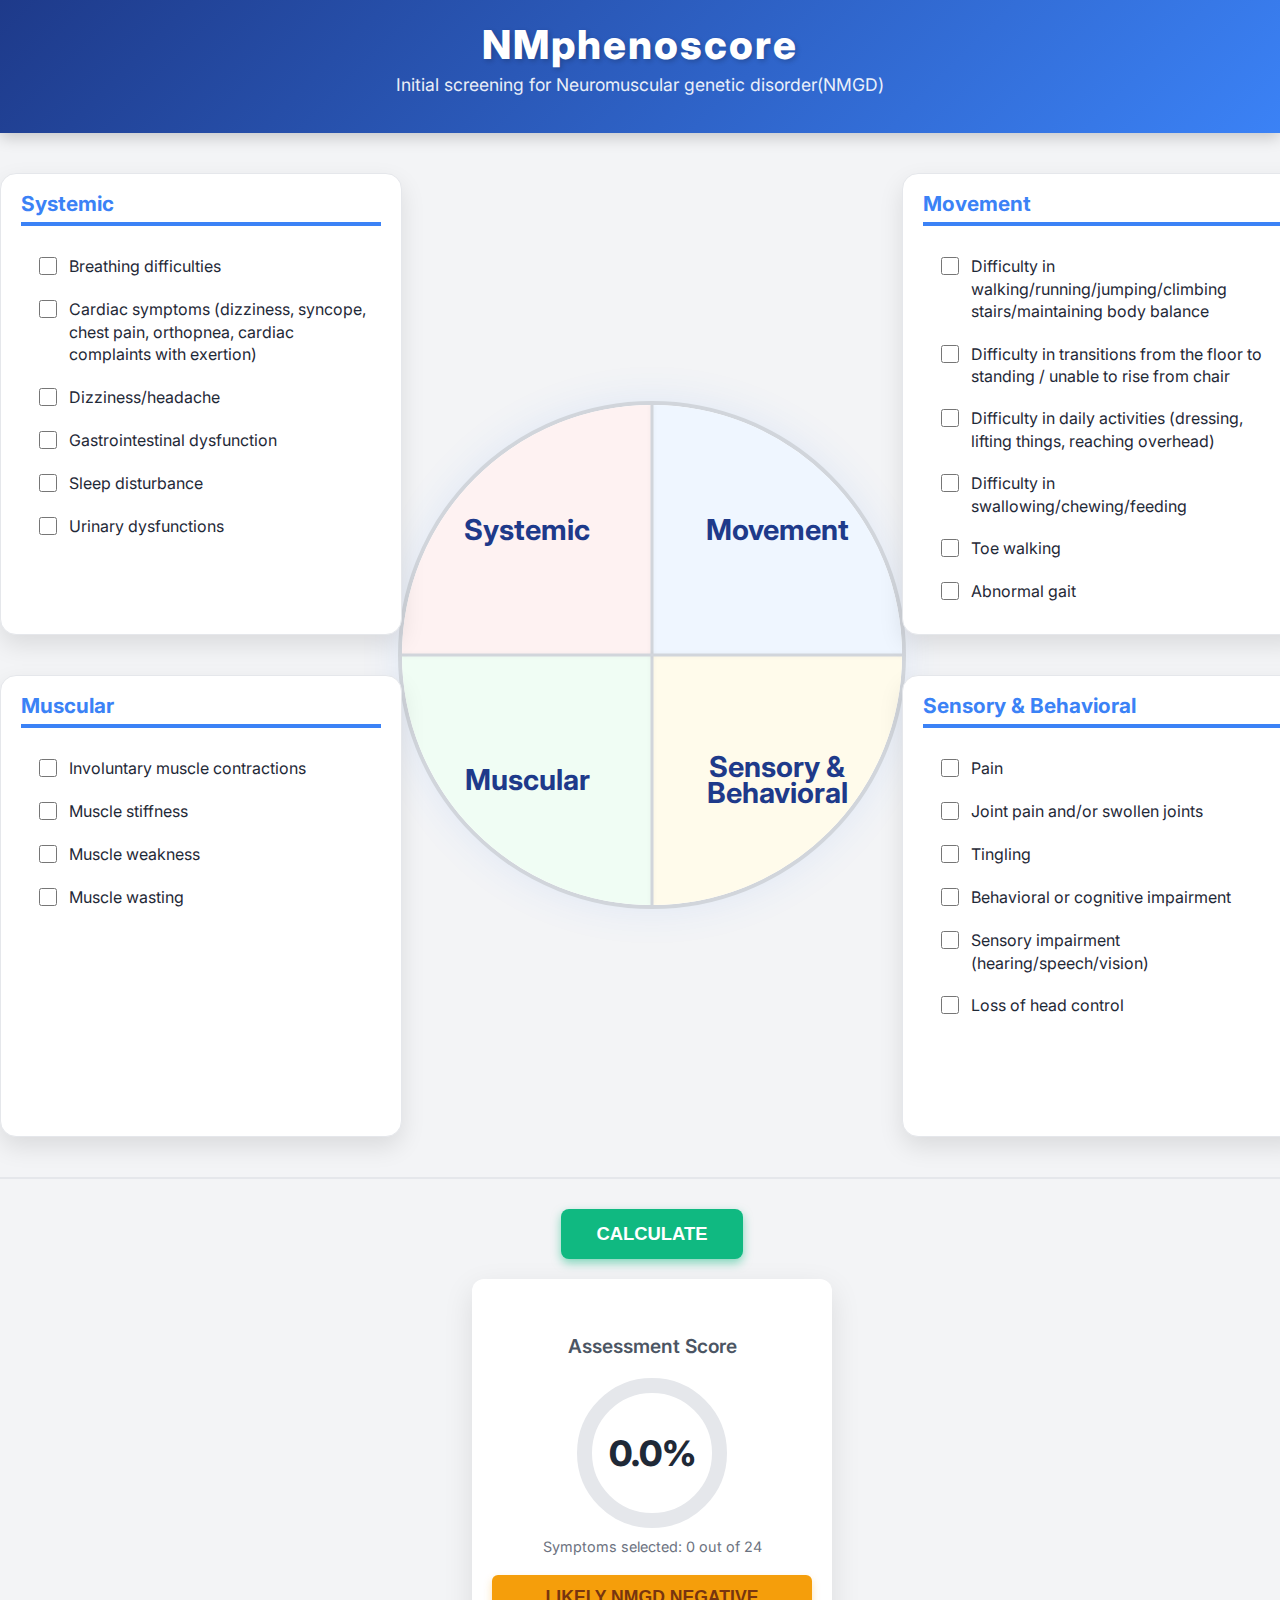
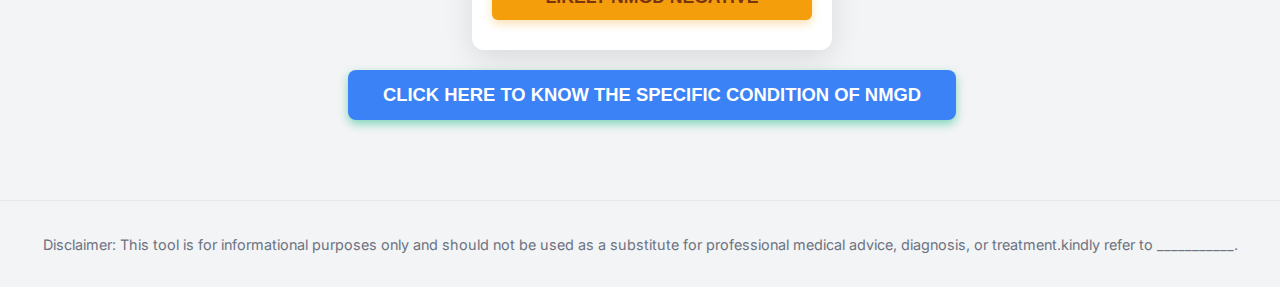
<file: index.html>
<!DOCTYPE html>
<html lang="en">
<head>
    <meta charset="UTF-8">
    <meta name="viewport" content="width=device-width, initial-scale=1.0">
    <title>NMphenoscore Calculator</title>
    <link href="https://fonts.googleapis.com/css2?family=Inter:wght@400;600;700;800&display=swap" rel="stylesheet">
    <style>
        /* General Styles */
        :root {
            --primary-blue: #3b82f6;
            --secondary-dark: #1e3a8a;
            --background-light: #f3f4f6;
            --card-shadow: 0 10px 25px rgba(0, 0, 0, 0.1);
            --border-color: #d1d5db;
            --success-green: #10b981;
            --warning-yellow: #f59e0b;
            /* Quadrant colors for consistent symptom highlighting */
            --color-systemic: #fca5a5;
            --color-movement: #93c5fd;
            --color-muscular: #86efac;
            --color-sensory: #fde68a;
        }

        body {
            font-family: 'Inter', sans-serif;
            display: flex;
            flex-direction: column;
            align-items: center;
            justify-content: flex-start;
            min-height: 100vh;
            margin: 0;
            background: var(--background-light);
            color: #1f2937;
        }
        
        #app-banner {
            width: 100%;
            background: linear-gradient(135deg, var(--secondary-dark), var(--primary-blue));
            color: white;
            padding: 20px 0;
            box-shadow: 0 4px 15px rgba(0, 0, 0, 0.2);
            text-align: center;
            margin-bottom: 40px;
        }

        #app-banner h1 {
            font-size: 2.5rem;
            font-weight: 800;
            margin: 0;
            letter-spacing: 0.05em;
            text-shadow: 2px 2px 5px rgba(0, 0, 0, 0.2);
        }

        #app-banner p {
            font-size: 1.1rem;
            margin-top: 5px;
            opacity: 0.9;
        }

        .main-container {
            width: 100%;
            max-width: 1400px;
            padding: 0 20px 40px 20px;
        }

        .main-layout {
            display: grid;
            grid-template-columns: 1fr 500px 1fr; 
            grid-template-rows: auto auto auto;
            align-items: center;
            justify-items: center;
            gap: 20px 0;
            width: 100%;
        }

        /* FIXED SIZE SYMPTOM BOXES */
        .symptom-box {
            background-color: #ffffff;
            padding: 20px;
            border-radius: 16px;
            box-shadow: var(--card-shadow);
            width: 360px;
            height: 420px;
            text-align: left;
            border: 1px solid #e5e7eb;
            z-index: 2;
            display: flex;
            flex-direction: column;
            overflow: hidden;
        }
        
        .symptom-box h3 {
            margin: 0 0 15px 0;
            font-size: 1.3em;
            font-weight: 700;
            color: var(--primary-blue);
            border-bottom: 4px solid var(--primary-blue);
            padding-bottom: 8px;
            line-height: 1;
            flex-shrink: 0;
        }
        
        .symptom-list-container {
            flex: 1;
            overflow-y: auto;
            padding-right: 5px;
        }
        
        .symptom-list {
            list-style: none;
            padding: 0;
            margin: 0;
        }

        .symptom-list li {
            margin: 8px 0;
            display: flex;
            align-items: flex-start;
            font-size: 1em;
            line-height: 1.4;
            padding: 6px 10px;
            border-radius: 8px;
            transition: all 0.2s;
            cursor: pointer;
            border-left: 4px solid transparent;
        }
        
        .symptom-list li:hover {
            background-color: #f9fafb;
        }

        .symptom-list input[type="checkbox"] {
            margin-top: 2px;
            margin-right: 12px;
            flex-shrink: 0;
            width: 18px;
            height: 18px;
            accent-color: var(--primary-blue);
            cursor: pointer;
        }
        
        .symptom-list li label {
            flex-grow: 1;
            cursor: pointer;
        }

        /* QUADRANT-CONSISTENT COLORING FOR SELECTED SYMPTOMS */
        .symptom-list li.symptom-selected.systemic {
            background-color: rgba(252, 165, 165, 0.3);
            border-left-color: var(--color-systemic);
            color: #991b1b;
            font-weight: 600;
        }

        .symptom-list li.symptom-selected.movement {
            background-color: rgba(147, 197, 253, 0.3);
            border-left-color: var(--color-movement);
            color: var(--secondary-dark);
            font-weight: 600;
        }

        .symptom-list li.symptom-selected.muscular {
            background-color: rgba(134, 239, 172, 0.3);
            border-left-color: var(--color-muscular);
            color: #065f46;
            font-weight: 600;
        }

        .symptom-list li.symptom-selected.sensory {
            background-color: rgba(253, 230, 138, 0.3);
            border-left-color: var(--color-sensory);
            color: #92400e;
            font-weight: 600;
        }

        /* Scrollbar styling */
        .symptom-list-container::-webkit-scrollbar {
            width: 6px;
        }

        .symptom-list-container::-webkit-scrollbar-track {
            background: #f1f1f1;
            border-radius: 3px;
        }

        .symptom-list-container::-webkit-scrollbar-thumb {
            background: var(--primary-blue);
            border-radius: 3px;
        }

        .symptom-list-container::-webkit-scrollbar-thumb:hover {
            background: var(--secondary-dark);
        }

        /* Grid positioning for symptom boxes */
        .box-systemic { 
            grid-column: 1 / 2; 
            grid-row: 1 / 2; 
            justify-self: end; 
            align-self: end; 
        }
        
        .box-movement { 
            grid-column: 3 / 4; 
            grid-row: 1 / 2; 
            justify-self: start; 
            align-self: end; 
        }
        
        .box-muscular { 
            grid-column: 1 / 2; 
            grid-row: 3 / 4; 
            justify-self: end; 
            align-self: start; 
        }
        
        .box-sensory { 
            grid-column: 3 / 4; 
            grid-row: 3 / 4; 
            justify-self: start; 
            align-self: start; 
        }

        /* Updated Chart Container & Quadrant Styles */
        .chart-container {
            grid-column: 2 / 3;
            grid-row: 1 / 4;
            position: relative;
            width: 500px;
            height: 500px;
            border-radius: 50%;
            background-color: #ffffff;
            box-shadow: 0 0 40px rgba(59, 130, 246, 0.1);
            border: 4px solid var(--border-color);
            transition: border-color 0.5s ease-in-out;
            display: grid;
            grid-template-columns: 1fr 1fr;
            grid-template-rows: 1fr 1fr;
            z-index: 1;
            overflow: hidden;
        }

        /* Specific quadrant positioning with absolute centering */
        .q-systemic {
            grid-column: 1;
            grid-row: 1;
            background-color: #fef2f2;
            position: relative;
        }

        .q-movement {
            grid-column: 2;
            grid-row: 1;
            background-color: #eff6ff;
            position: relative;
        }

        .q-muscular {
            grid-column: 1;
            grid-row: 2;
            background-color: #f0fdf4;
            position: relative;
        }

        .q-sensory {
            grid-column: 2;
            grid-row: 2;
            background-color: #fffbeb;
            position: relative;
        }

        /* Updated quadrant label styling with increased font size and absolute centering */
        .quadrant-label {
            position: absolute;
            top: 50%;
            left: 50%;
            transform: translate(-50%, -50%);
            z-index: 3;
            font-size: 1.8em; /* Increased font size for emphasis */
            font-weight: 700;
            color: var(--secondary-dark);
            text-align: center;
            line-height: 1.2;
            padding: 5px; /* Minimal padding to avoid overflow */
            white-space: normal; /* Allow text to wrap naturally */
        }

        /* Sensory label specific styling for the line break */
        .q-sensory .quadrant-label {
            line-height: 0.9; /* Adjusted for multi-line text */
        }

        /* Ensure the circular divider stays on top */
        .circular-divider {
            position: absolute;
            top: 0;
            left: 0;
            width: 100%;
            height: 100%;
            pointer-events: none;
            z-index: 4;
        }

        .circular-divider::before,
        .circular-divider::after {
            content: '';
            position: absolute;
            background-color: var(--border-color);
            box-shadow: 0 0 5px rgba(0, 0, 0, 0.05);
        }

        .circular-divider::before {
            width: 3px;
            height: 100%;
            top: 0;
            left: 50%;
            transform: translateX(-50%);
            z-index: 5;
        }

        .circular-divider::after {
            width: 100%;
            height: 3px;
            top: 50%;
            left: 0;
            transform: translateY(-50%);
            z-index: 5;
        }

        /* Controls */
        .controls {
            grid-column: 1 / 4;
            grid-row: 4 / 5;
            display: flex;
            flex-direction: column;
            align-items: center;
            gap: 20px;
            width: 100%;
            padding-top: 30px;
            margin-top: 20px;
            border-top: 2px solid #e5e7eb;
        }
        
        .action-button {
            padding: 14px 35px;
            background-color: var(--success-green);
            color: white;
            border: none;
            border-radius: 8px;
            font-size: 1.15em;
            font-weight: 700;
            cursor: pointer;
            box-shadow: 0 4px 10px rgba(16, 185, 129, 0.5);
            transition: background-color 0.3s, transform 0.1s, box-shadow 0.3s;
            text-transform: uppercase;
        }

        .action-button:hover {
            background-color: #059669;
            box-shadow: 0 6px 15px rgba(16, 185, 129, 0.7);
        }

        .action-button:active {
            transform: translateY(1px);
        }

        .result-display-card {
            width: 100%;
            max-width: 320px;
            padding: 30px 20px;
            border-radius: 12px;
            background-color: #ffffff;
            text-align: center;
            box-shadow: 0 10px 30px rgba(0, 0, 0, 0.1);
        }
        
        .result-display-card h4 {
            font-size: 1.2em;
            font-weight: 600;
            color: #4b5563;
            margin-bottom: 20px;
        }

        .score-gauge-container {
            position: relative;
            width: 150px;
            height: 150px;
            margin: 0 auto 20px auto;
        }

        .score-ring {
            fill: none;
            stroke-width: 12;
            transform: rotate(-90deg);
            transform-origin: 50% 50%;
            transition: stroke-dashoffset 0.8s ease-in-out;
        }

        .score-ring.bg { stroke: #e5e7eb; }
        .score-ring.progress { stroke-linecap: round; }

        .score-text {
            position: absolute;
            top: 50%;
            left: 50%;
            transform: translate(-50%, -50%);
            font-size: 2.2rem;
            font-weight: 800;
            color: #1f2937;
        }
        
        .score-detail {
            font-size: 0.9em;
            color: #6b7280;
            margin-top: -10px;
            margin-bottom: 20px;
        }

        #nmgd-status-button {
            display: block;
            width: 100%;
            padding: 12px 0;
            border-radius: 6px;
            font-size: 1.1em;
            font-weight: 700;
            border: none;
            cursor: default;
            transition: all 0.3s;
            text-transform: uppercase;
        }

        .status-positive {
            background-color: var(--success-green);
            color: white;
            box-shadow: 0 4px 8px rgba(16, 185, 129, 0.3);
        }

        .status-negative {
            background-color: var(--warning-yellow);
            color: #78350f;
            box-shadow: 0 4px 8px rgba(245, 158, 11, 0.3);
        }

        /* Mobile Responsiveness */
        @media (max-width: 1100px) {
            .main-layout {
                grid-template-columns: 1fr;
                gap: 25px 0;
            }
            
            .symptom-box {
                width: 95%;
                max-width: 360px;
                height: 420px;
                margin: 0 auto;
            }
            
            .box-systemic { grid-row: 1; grid-column: 1; }
            .box-movement { grid-row: 2; grid-column: 1; }
            .chart-container { 
                grid-row: 3; 
                grid-column: 1; 
                width: 300px;
                height: 300px;
            }
            .box-muscular { grid-row: 4; grid-column: 1; } 
            .box-sensory { grid-row: 5; grid-column: 1; } 
            
            .controls { grid-row: 6; grid-column: 1; }
            
            #app-banner h1 { font-size: 1.8rem; }
        }

        /* Disclaimer Styling */
        .disclaimer {
            width: 100%;
            max-width: 1400px;
            padding: 20px;
            margin-top: 40px;
            font-size: 0.9em;
            color: #6b7280;
            text-align: center;
            border-top: 1px solid #e5e7eb;
        }
    </style>
</head>
<body>
    <div id="app-banner">
        <h1>NMphenoscore</h1>
        <p>Initial screening for Neuromuscular genetic disorder(NMGD)</p>
    </div>

    <div class="main-container">
        <div class="main-layout">
            <!-- Systemic Box -->
            <div class="symptom-box box-systemic">
                <h3>Systemic</h3>
                <div class="symptom-list-container">
                    <ul class="symptom-list">
                        <li class="systemic"><input type="checkbox" data-score="1" data-category="systemic" id="s1"><label for="s1">Breathing difficulties</label></li>
                        <li class="systemic"><input type="checkbox" data-score="1" data-category="systemic" id="s2"><label for="s2">Cardiac symptoms (dizziness, syncope, chest pain, orthopnea, cardiac complaints with exertion)</label></li>
                        <li class="systemic"><input type="checkbox" data-score="1" data-category="systemic" id="s3"><label for="s3">Dizziness/headache</label></li>
                        <li class="systemic"><input type="checkbox" data-score="1" data-category="systemic" id="s4"><label for="s4">Gastrointestinal dysfunction</label></li>
                        <li class="systemic"><input type="checkbox" data-score="1" data-category="systemic" id="s5"><label for="s5">Sleep disturbance</label></li>
                        <li class="systemic"><input type="checkbox" data-score="1" data-category="systemic" id="s6"><label for="s6">Urinary dysfunctions</label></li>
                    </ul>
                </div>
            </div>
            
            <!-- Movement Box -->
            <div class="symptom-box box-movement">
                <h3>Movement</h3>
                <div class="symptom-list-container">
                    <ul class="symptom-list">
                        <li class="movement"><input type="checkbox" data-score="1" data-category="movement" id="m1"><label for="m1">Difficulty in walking/running/jumping/climbing stairs/maintaining body balance</label></li>
                        <li class="movement"><input type="checkbox" data-score="1" data-category="movement" id="m2"><label for="m2">Difficulty in transitions from the floor to standing / unable to rise from chair</label></li>
                        <li class="movement"><input type="checkbox" data-score="1" data-category="movement" id="m3"><label for="m3">Difficulty in daily activities (dressing, lifting things, reaching overhead)</label></li>
                        <li class="movement"><input type="checkbox" data-score="1" data-category="movement" id="m4"><label for="m4">Difficulty in swallowing/chewing/feeding</label></li>
                        <li class="movement"><input type="checkbox" data-score="1" data-category="movement" id="m5"><label for="m5">Toe walking</label></li>
                        <li class="movement"><input type="checkbox" data-score="1" data-category="movement" id="m6"><label for="m6">Abnormal gait</label></li>
                        <li class="movement"><input type="checkbox" data-score="1" data-category="movement" id="m7"><label for="m7">Non-ambulatory</label></li>
                        <li class="movement"><input type="checkbox" data-score="1" data-category="movement" id="m8"><label for="m8">Frequent falls</label></li>
                    </ul>
                </div>
            </div>
            
            <!-- Updated Chart Container with perfect centering -->
            <div class="chart-container" id="chart-container">
                <div class="q-systemic"><div class="quadrant-label">Systemic</div></div>
                <div class="q-movement"><div class="quadrant-label">Movement</div></div>
                <div class="q-muscular"><div class="quadrant-label">Muscular</div></div>
                <div class="q-sensory"><div class="quadrant-label">Sensory &<br>Behavioral</div></div>
                <div class="circular-divider"></div>
            </div>
            
            <!-- Muscular Box -->
            <div class="symptom-box box-muscular">
                <h3>Muscular</h3>
                <div class="symptom-list-container">
                    <ul class="symptom-list">
                        <li class="muscular"><input type="checkbox" data-score="1" data-category="muscular" id="mu1"><label for="mu1">Involuntary muscle contractions</label></li>
                        <li class="muscular"><input type="checkbox" data-score="1" data-category="muscular" id="mu2"><label for="mu2">Muscle stiffness</label></li>
                        <li class="muscular"><input type="checkbox" data-score="1" data-category="muscular" id="mu3"><label for="mu3">Muscle weakness</label></li>
                        <li class="muscular"><input type="checkbox" data-score="1" data-category="muscular" id="mu4"><label for="mu4">Muscle wasting</label></li>
                    </ul>
                </div>
            </div>
            
            <!-- Sensory Box -->
            <div class="symptom-box box-sensory">
                <h3>Sensory & Behavioral</h3>
                <div class="symptom-list-container">
                    <ul class="symptom-list">
                        <li class="sensory"><input type="checkbox" data-score="1" data-category="sensory" id="sb1"><label for="sb1">Pain</label></li>
                        <li class="sensory"><input type="checkbox" data-score="1" data-category="sensory" id="sb2"><label for="sb2">Joint pain and/or swollen joints</label></li>
                        <li class="sensory"><input type="checkbox" data-score="1" data-category="sensory" id="sb3"><label for="sb3">Tingling</label></li>
                        <li class="sensory"><input type="checkbox" data-score="1" data-category="sensory" id="sb4"><label for="sb4">Behavioral or cognitive impairment</label></li>
                        <li class="sensory"><input type="checkbox" data-score="1" data-category="sensory" id="sb5"><label for="sb5">Sensory impairment (hearing/speech/vision)</label></li>
                        <li class="sensory"><input type="checkbox" data-score="1" data-category="sensory" id="sb6"><label for="sb6">Loss of head control</label></li>
                    </ul>
                </div>
            </div>
            
            <!-- Controls -->
            <div class="controls">
                <button id="calculate-button" class="action-button">CALCULATE</button>
                
                <div id="result-card" class="result-display-card">
                    <h4>Assessment Score</h4>
                    <div class="score-gauge-container">
                        <svg viewBox="0 0 120 120">
                            <circle class="score-ring bg" cx="60" cy="60" r="54"></circle>
                            <circle id="score-ring-progress" class="score-ring progress" cx="60" cy="60" r="54"></circle>
                        </svg>
                        <div id="score-text" class="score-text">0.0%</div>
                    </div>
                    <div id="score-detail" class="score-detail">Symptoms selected: 0 out of 24</div>
                    <button id="nmgd-status-button">Likely NMGD Negative</button>
                </div>
		<button id="go-to-step2-button" class="action-button" style="background-color: var(--primary-blue);">Click here to know the specific condition of NMGD
                </button>
            </div>
        </div>
    </div>

    <div class="disclaimer">
        <p>Disclaimer: This tool is for informational purposes only and should not be used as a substitute for professional medical advice, diagnosis, or treatment.kindly refer to  ___________.</p>
    </div>

    <script>
        document.addEventListener('DOMContentLoaded', () => {
            const calculateButton = document.getElementById('calculate-button');
            const statusButton = document.getElementById('nmgd-status-button');
            const scoreText = document.getElementById('score-text');
            const scoreDetail = document.getElementById('score-detail');
            const progressRing = document.getElementById('score-ring-progress');
            const chartContainer = document.getElementById('chart-container');
            
            const RADIUS = 54;
            const CIRCUMFERENCE = 2 * Math.PI * RADIUS;
            progressRing.style.strokeDasharray = CIRCUMFERENCE;

            const checkboxes = document.querySelectorAll('input[type="checkbox"][data-score="1"]');
            const TOTAL_SYMPTOMS = checkboxes.length;
            const THRESHOLD_PERCENTAGE = 30;

            const updateScore = () => {
                let totalScore = 0;
                
                checkboxes.forEach(checkbox => {
                    const listItem = checkbox.closest('li');
                    
                    if (checkbox.checked) {
                        totalScore += 1;
                        if (listItem) {
                            listItem.classList.add('symptom-selected');
                            const category = checkbox.dataset.category;
                            listItem.classList.add(category);
                        }
                    } else {
                        if (listItem) {
                            listItem.classList.remove('symptom-selected', 'systemic', 'movement', 'muscular', 'sensory');
                        }
                    }
                });

                const percentageScore = (totalScore / TOTAL_SYMPTOMS) * 100;
                const roundedPercentage = percentageScore.toFixed(1);
                const isPositive = percentageScore >= THRESHOLD_PERCENTAGE;

                const offset = CIRCUMFERENCE * (1 - percentageScore / 100);
                progressRing.style.strokeDashoffset = offset;
                
                let progressColor;
                if (percentageScore === 0) {
                    progressColor = '#e5e7eb';
                } else if (isPositive) {
                    progressColor = 'var(--success-green)';
                } else {
                    progressColor = 'var(--warning-yellow)';
                }
                progressRing.style.stroke = progressColor;

                scoreText.textContent = `${roundedPercentage}%`;
                scoreDetail.textContent = `Symptoms selected: ${totalScore} out of ${TOTAL_SYMPTOMS}`;
                
                const statusText = isPositive ? "Likely NMGD Positive" : "Likely NMGD Negative";
                statusButton.textContent = statusText;
                
                statusButton.classList.remove('status-positive', 'status-negative');
                statusButton.classList.add(isPositive ? 'status-positive' : 'status-negative');

                chartContainer.style.borderColor = isPositive ? 'var(--success-green)' : 'var(--warning-yellow)';
            };

            checkboxes.forEach(checkbox => {
                const listItem = checkbox.closest('li');
                if (listItem) {
                    listItem.addEventListener('click', (event) => {
                        if (event.target !== checkbox && event.target.tagName !== 'LABEL') {
                            checkbox.checked = !checkbox.checked;
                        }
                    });
                }
            });
            
            calculateButton.addEventListener('click', updateScore);
            updateScore();
            chartContainer.style.borderColor = 'var(--border-color)';
        });
	document.getElementById('go-to-step2-button').addEventListener('click', () => {window.location.href = 'step2.html';});
    </script>
</body>

</html>
</file>
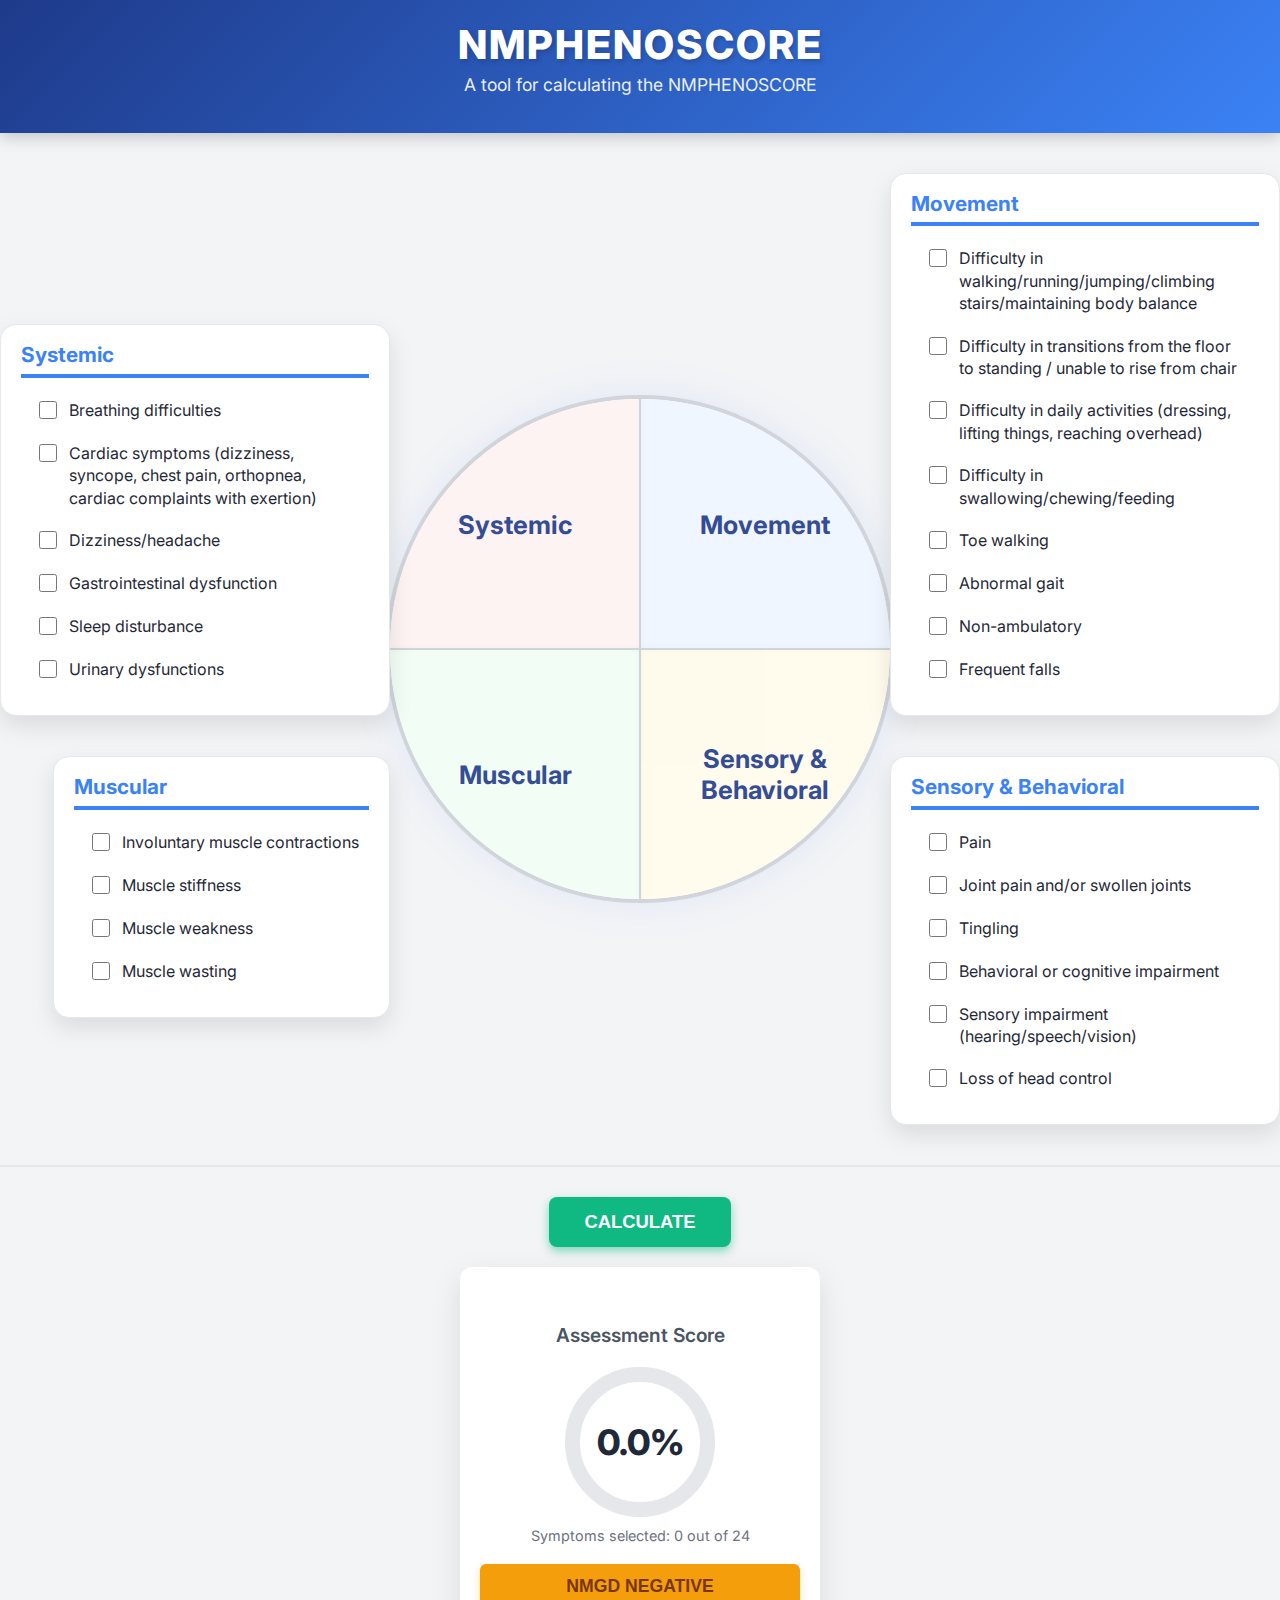
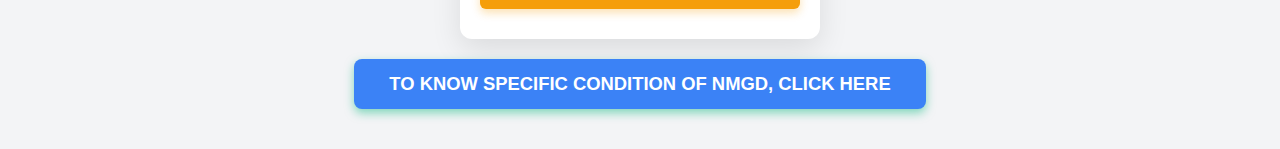
<file: index_1.html>
<!DOCTYPE html>
<html lang="en">
<head>
    <meta charset="UTF-8">
    <meta name="viewport" content="width=device-width, initial-scale=1.0">
    <title>NMPHENOSCORE Calculator</title>
    <link href="https://fonts.googleapis.com/css2?family=Inter:wght@400;600;700;800&display=swap" rel="stylesheet">
    <style>
        /* General Styles */
        :root {
            --primary-blue: #3b82f6; /* Tailwind Blue-500 */
            --secondary-dark: #1e3a8a; /* Tailwind Blue-900 */
            --background-light: #f3f4f6; /* Tailwind Gray-100 */
            --card-shadow: 0 10px 25px rgba(0, 0, 0, 0.1);
            --border-color: #d1d5db;
            --success-green: #10b981; /* Tailwind Green-500 */
            --warning-yellow: #f59e0b; /* Tailwind Amber-500 */
        }

        body {
            font-family: 'Inter', sans-serif;
            display: flex;
            flex-direction: column;
            align-items: center;
            justify-content: flex-start;
            min-height: 100vh;
            margin: 0;
            background: var(--background-light);
            color: #1f2937; /* Dark Gray */
        }
        
        /* --- NEW BANNER STYLES --- */
        #app-banner {
            width: 100%;
            background: linear-gradient(135deg, var(--secondary-dark), var(--primary-blue));
            color: white;
            padding: 20px 0;
            box-shadow: 0 4px 15px rgba(0, 0, 0, 0.2);
            text-align: center;
            margin-bottom: 40px;
        }

        #app-banner h1 {
            font-size: 2.5rem;
            font-weight: 800;
            margin: 0;
            letter-spacing: 0.05em;
            text-shadow: 2px 2px 5px rgba(0, 0, 0, 0.2);
        }

        #app-banner p {
            font-size: 1.1rem;
            margin-top: 5px;
            opacity: 0.9;
        }

        /* --- MAIN GRID LAYOUT (3x3 Centered Structure) --- */
        .main-container {
            width: 100%;
            max-width: 1400px;
            padding: 0 20px 40px 20px;
        }

        .main-layout {
            display: grid;
            /* 1fr for side boxes | auto for central chart | 1fr for side boxes */
            grid-template-columns: 1fr 500px 1fr; 
            grid-template-rows: auto auto auto; /* Top boxes, Chart row, Bottom boxes */
            align-items: center;
            justify-items: center;
            gap: 20px 0; /* Vertical gap 20px, no horizontal gap */
            width: 100%;
        }

        /* --- SYMPTOM LISTS (Box Positioning in the 3x3 grid) --- */
        .symptom-box {
            background-color: #ffffff;
            padding: 20px;
            border-radius: 16px;
            box-shadow: var(--card-shadow);
            max-width: 380px;
            min-width: 280px; /* Ensure boxes don't get too narrow */
            text-align: left;
            border: 1px solid #e5e7eb;
            z-index: 2;
            height: fit-content;
        }
        
        .symptom-box h3 {
            margin-top: 0;
            margin-bottom: 15px;
            font-size: 1.3em;
            font-weight: 700;
            color: var(--primary-blue);
            border-bottom: 4px solid var(--primary-blue);
            padding-bottom: 8px;
            line-height: 1;
        }
        
        .symptom-list {
            list-style: none;
            padding: 0;
            margin: 0;
        }

        /* CHECKBOX LAYOUT */
        .symptom-list li {
            margin: 8px 0;
            display: flex;
            align-items: flex-start;
            font-size: 1em;
            line-height: 1.4;
            padding: 6px 10px;
            border-radius: 8px;
            transition: background-color 0.2s, border-left 0.2s;
            cursor: pointer;
            border-left: 4px solid transparent; 
        }
        
        .symptom-list li:hover {
            background-color: #f9fafb; 
        }

        .symptom-list input[type="checkbox"] {
            margin-top: 2px; 
            margin-right: 12px;
            flex-shrink: 0; 
            width: 18px; 
            height: 18px; 
            accent-color: var(--primary-blue);
            cursor: pointer;
        }
        
        .symptom-list li label {
            flex-grow: 1;
            cursor: pointer;
        }

        /* Interactive Feedback for Selected Items */
        .symptom-list li.symptom-selected {
            background-color: #e0f2fe; 
            font-weight: 600;
            border-left: 4px solid var(--primary-blue);
            color: var(--secondary-dark);
        }
        
        /* New Positioning in the 3x3 Grid */
        /* Top Left - Systemic */
        .box-systemic { grid-column: 1 / 2; grid-row: 1 / 2; justify-self: end; align-self: end; }
        /* Top Right - Movement */
        .box-movement { grid-column: 3 / 4; grid-row: 1 / 2; justify-self: start; align-self: end; }
        /* Bottom Left - Muscular */
        .box-muscular { grid-column: 1 / 2; grid-row: 3 / 4; justify-self: end; align-self: start; }
        /* Bottom Right - Sensory & Behavioral */
        .box-sensory { grid-column: 3 / 4; grid-row: 3 / 4; justify-self: start; align-self: start; }


        /* --- CIRCLE CONTAINER & QUADRANTS --- */
        .chart-container {
            grid-column: 2 / 3;
            grid-row: 1 / 4; /* Span all rows to place it centrally */
            
            position: relative;
            width: 500px;
            height: 500px;
            border-radius: 50%;
            background-color: #ffffff;
            box-shadow: 0 0 40px rgba(59, 130, 246, 0.1);
            border: 4px solid var(--border-color); 
            transition: border-color 0.5s ease-in-out; 
            display: grid;
            grid-template-columns: 1fr 1fr;
            grid-template-rows: 1fr 1fr;
            z-index: 1; 
            overflow: hidden; 
        }
        
        /* Visual Divider for Circular Quadrants (Crosshair) */
        .circular-divider {
            position: absolute;
            top: 0;
            left: 0;
            width: 100%;
            height: 100%;
            pointer-events: none;
            z-index: 5;
        }
        
        .circular-divider::before,
        .circular-divider::after {
            content: '';
            position: absolute;
            background-color: var(--border-color); 
            box-shadow: 0 0 5px rgba(0, 0, 0, 0.05);
        }

        /* Vertical Line */
        .circular-divider::before {
            width: 2px;
            height: 100%;
            top: 0;
            left: 50%;
            transform: translateX(-50%);
        }

        /* Horizontal Line */
        .circular-divider::after {
            width: 100%;
            height: 2px;
            top: 50%;
            left: 0;
            transform: translateY(-50%);
        }

        .quadrant-label {
            display: flex;
            justify-content: center;
            align-items: center;
            font-size: 1.6em;
            font-weight: 700;
            color: var(--secondary-dark);
            text-align: center;
            padding: 10px;
            opacity: 0.9;
        }
        
        /* Quadrant Color Coding */
        .q-systemic { background-color: #fef2f2; } /* Top Left: Systemic */
        .q-movement { background-color: #eff6ff; } /* Top Right: Movement */
        .q-muscular { background-color: #f0fdf4; } /* Bottom Left: Muscular */
        .q-sensory { background-color: #fffbeb; } /* Bottom Right: Sensory */


        /* --- CONTROLS AND RESULTS --- */
        .controls {
            grid-column: 1 / 4; /* Spanning all three columns for full width */
            grid-row: 4 / 5;
            display: flex;
            flex-direction: column;
            align-items: center;
            gap: 20px;
            width: 100%;
            padding-top: 30px;
            margin-top: 20px; /* Separation from the main quadrants */
            border-top: 2px solid #e5e7eb;
        }
        
        /* Button Style */
        .action-button {
            padding: 14px 35px;
            background-color: var(--success-green);
            color: white;
            border: none;
            border-radius: 8px;
            font-size: 1.15em;
            font-weight: 700;
            cursor: pointer;
            box-shadow: 0 4px 10px rgba(16, 185, 129, 0.5); 
            transition: background-color 0.3s, transform 0.1s, box-shadow 0.3s;
            text-transform: uppercase;
        }

        .action-button:hover {
            background-color: #059669; 
            box-shadow: 0 6px 15px rgba(16, 185, 129, 0.7);
        }

        .action-button:active {
            transform: translateY(1px);
        }

        /* Result Card Container */
        .result-display-card {
            width: 100%;
            max-width: 320px;
            padding: 30px 20px;
            border-radius: 12px;
            background-color: #ffffff;
            text-align: center;
            box-shadow: 0 10px 30px rgba(0, 0, 0, 0.1);
        }
        
        .result-display-card h4 {
            font-size: 1.2em;
            font-weight: 600;
            color: #4b5563;
            margin-bottom: 20px;
        }

        /* --- SCORE GAUGE STYLES --- */
        .score-gauge-container {
            position: relative;
            width: 150px;
            height: 150px;
            margin: 0 auto 20px auto;
        }

        .score-ring {
            fill: none;
            stroke-width: 12;
            transform: rotate(-90deg);
            transform-origin: 50% 50%;
            transition: stroke-dashoffset 0.8s ease-in-out;
        }

        .score-ring.bg {
            stroke: #e5e7eb; 
        }
        
        .score-ring.progress {
            stroke-linecap: round;
        }

        .score-text {
            position: absolute;
            top: 50%;
            left: 50%;
            transform: translate(-50%, -50%);
            font-size: 2.2rem;
            font-weight: 800;
            color: #1f2937;
        }
        
        .score-detail {
            font-size: 0.9em;
            color: #6b7280;
            margin-top: -10px;
            margin-bottom: 20px;
        }

        /* NMGD Status Button Style */
        #nmgd-status-button {
            display: block;
            width: 100%;
            padding: 12px 0;
            border-radius: 6px;
            font-size: 1.1em;
            font-weight: 700;
            border: none;
            cursor: default;
            transition: all 0.3s;
            text-transform: uppercase;
        }

        .status-positive {
            background-color: var(--success-green); 
            color: white;
            box-shadow: 0 4px 8px rgba(16, 185, 129, 0.3);
        }

        .status-negative {
            background-color: var(--warning-yellow);
            color: #78350f; 
            box-shadow: 0 4px 8px rgba(245, 158, 11, 0.3);
        }
        
        /* Mobile Responsiveness */
        @media (max-width: 1100px) {
            .main-layout {
                grid-template-columns: 1fr;
                gap: 25px 0;
            }
            
            /* Stack elements for mobile */
            .box-systemic { grid-row: 1; grid-column: 1; justify-self: center; align-self: center;}
            .box-movement { grid-row: 2; grid-column: 1; justify-self: center; align-self: center;}
            .chart-container { 
                grid-row: 3; 
                grid-column: 1; 
                width: 300px;
                height: 300px;
            }
            .box-muscular { grid-row: 4; grid-column: 1; justify-self: center; align-self: center;} 
            .box-sensory { grid-row: 5; grid-column: 1; justify-self: center; align-self: center;} 
            
            .controls {
                grid-row: 6;
                grid-column: 1;
            }

            .symptom-box {
                max-width: 95%;
                min-width: unset;
            }
            
            #app-banner h1 {
                font-size: 1.8rem;
            }
        }
    </style>
</head>
<body>
    
    <!-- NEW BANNER SECTION -->
    <div id="app-banner">
        <h1>NMPHENOSCORE</h1>
        <p>A tool for calculating the NMPHENOSCORE</p>
    </div>

    <div class="main-container">

        <!-- The main layout uses a grid to position the lists around the central diagram -->
        <div class="main-layout">
            
            <!-- Symptom Box: Systemic (Top Left of the Circle) -->
            <div class="symptom-box box-systemic">
                <h3>Systemic</h3>
                <ul class="symptom-list">
                    <li><input type="checkbox" data-score="1" id="s1"><label for="s1">Breathing difficulties</label></li>
                    <li><input type="checkbox" data-score="1" id="s2"><label for="s2">Cardiac symptoms (dizziness, syncope, chest pain, orthopnea, cardiac complaints with exertion)</label></li>
                    <li><input type="checkbox" data-score="1" id="s3"><label for="s3">Dizziness/headache</label></li>
                    <li><input type="checkbox" data-score="1" id="s4"><label for="s4">Gastrointestinal dysfunction</label></li>
                    <li><input type="checkbox" data-score="1" id="s5"><label for="s5">Sleep disturbance</label></li>
                    <li><input type="checkbox" data-score="1" id="s6"><label for="s6">Urinary dysfunctions</label></li>
                </ul>
            </div>
            
            <!-- Symptom Box: Movement (Top Right of the Circle) -->
            <div class="symptom-box box-movement">
                <h3>Movement</h3>
                <ul class="symptom-list">
                    <li><input type="checkbox" data-score="1" id="m1"><label for="m1">Difficulty in walking/running/jumping/climbing stairs/maintaining body balance</label></li>
                    <li><input type="checkbox" data-score="1" id="m2"><label for="m2">Difficulty in transitions from the floor to standing / unable to rise from chair</label></li>
                    <li><input type="checkbox" data-score="1" id="m3"><label for="m3">Difficulty in daily activities (dressing, lifting things, reaching overhead)</label></li>
                    <li><input type="checkbox" data-score="1" id="m4"><label for="m4">Difficulty in swallowing/chewing/feeding</label></li>
                    <li><input type="checkbox" data-score="1" id="m5"><label for="m5">Toe walking</label></li>
                    <li><input type="checkbox" data-score="1" id="m6"><label for="m6">Abnormal gait</label></li>
                    <li><input type="checkbox" data-score="1" id="m7"><label for="m7">Non-ambulatory</label></li>
                    <li><input type="checkbox" data-score="1" id="m8"><label for="m8">Frequent falls</label></li>
                </ul>
            </div>
            
            <!-- The main circular chart container (Center of the 3x3 grid) -->
            <div class="chart-container" id="chart-container">
                <div class="quadrant-label q-systemic">Systemic</div>
                <div class="quadrant-label q-movement">Movement</div>
                <div class="quadrant-label q-muscular">Muscular</div>
               <div class="quadrant-label q-sensory">Sensory &<br>Behavioral</div>
                <!-- Crosshair Divider -->
                <div class="circular-divider"></div>
            </div>
            
            <!-- Symptom Box: Muscular (Bottom Left of the Circle) -->
            <div class="symptom-box box-muscular">
                <h3>Muscular</h3>
                <ul class="symptom-list">
                    <li><input type="checkbox" data-score="1" id="mu1"><label for="mu1">Involuntary muscle contractions</label></li>
                    <li><input type="checkbox" data-score="1" id="mu2"><label for="mu2">Muscle stiffness</label></li>
                    <li><input type="checkbox" data-score="1" id="mu3"><label for="mu3">Muscle weakness</label></li>
                    <li><input type="checkbox" data-score="1" id="mu4"><label for="mu4">Muscle wasting</label></li>
                </ul>
            </div>
            
            <!-- Symptom Box: Sensory & Behavioral (Bottom Right of the Circle) -->
            <div class="symptom-box box-sensory">
                <h3>Sensory & Behavioral</h3>
                <ul class="symptom-list">
                    <li><input type="checkbox" data-score="1" id="sb1"><label for="sb1">Pain</label></li>
                    <li><input type="checkbox" data-score="1" id="sb2"><label for="sb2">Joint pain and/or swollen joints</label></li>
                    <li><input type="checkbox" data-score="1" id="sb3"><label for="sb3">Tingling</label></li>
                    <li><input type="checkbox" data-score="1" id="sb4"><label for="sb4">Behavioral or cognitive impairment</label></li>
                    <li><input type="checkbox" data-score="1" id="sb5"><label for="sb5">Sensory impairment (hearing/speech/vision)</label></li>
                    <li><input type="checkbox" data-score="1" id="sb6"><label for="sb6">Loss of head control</label></li>
                </ul>
            </div>
            
            <!-- Controls and Results (Spanning the bottom of the grid) -->
            <div class="controls">
                
                <!-- CALCULATE BUTTON -->
                <button id="calculate-button" class="action-button">CALCULATE</button>
                
                <div id="result-card" class="result-display-card">
                    <h4>Assessment Score</h4>
                    
                    <div class="score-gauge-container">
                        <svg viewBox="0 0 120 120">
                            <!-- Background ring -->
                            <circle class="score-ring bg" cx="60" cy="60" r="54"></circle>
                            <!-- Progress ring (will be updated by JS) -->
                            <circle id="score-ring-progress" class="score-ring progress" cx="60" cy="60" r="54"></circle>
                        </svg>
                        <div id="score-text" class="score-text">0.0%</div>
                    </div>
                    
                    <div id="score-detail" class="score-detail">Symptoms selected: 0 out of 24</div>
                    
                    <button id="nmgd-status-button">NMGD Negative</button>
                </div>
		<button id="go-to-step2-button" class="action-button" style="background-color: var(--primary-blue);">To know specific condition of NMGD, Click here
                </button>
            </div>
        </div>
    </div>


    <script>
        document.addEventListener('DOMContentLoaded', () => {
            const calculateButton = document.getElementById('calculate-button');
            const statusButton = document.getElementById('nmgd-status-button');
            const scoreText = document.getElementById('score-text');
            const scoreDetail = document.getElementById('score-detail');
            const progressRing = document.getElementById('score-ring-progress');
            const chartContainer = document.getElementById('chart-container');
            
            // Gauge constants (r=54 for radius, C=340 for circumference/dasharray)
            const RADIUS = 54;
            const CIRCUMFERENCE = 2 * Math.PI * RADIUS; // Approx 339.29
            progressRing.style.strokeDasharray = CIRCUMFERENCE;

            // Query all checkboxes that contribute to the score
            const checkboxes = document.querySelectorAll('input[type="checkbox"][data-score="1"]');
            
            // Total number of symptoms across all categories (6 + 8 + 4 + 6 = 24)
            const TOTAL_SYMPTOMS = checkboxes.length; 
            const THRESHOLD_PERCENTAGE = 30; // 30% threshold

            /**
             * Updates the score, gauge, and status indicators only when called 
             * (now only via the Calculate button).
             */
            const updateScore = () => {
                let totalScore = 0;
                
                // 1. Calculate Total Score and update list item visuals 
                checkboxes.forEach(checkbox => {
                    const listItem = checkbox.closest('li');
                    
                    if (checkbox.checked) {
                        totalScore += 1;
                        // Apply visual highlight only when calculated
                        if (listItem) listItem.classList.add('symptom-selected');
                    } else {
                        // Remove visual highlight if not selected
                        if (listItem) listItem.classList.remove('symptom-selected');
                    }
                });

                // 2. Compute the percentage score
                const percentageScore = (totalScore / TOTAL_SYMPTOMS) * 100;
                const roundedPercentage = percentageScore.toFixed(1); 
                const isPositive = percentageScore >= THRESHOLD_PERCENTAGE;

                // 3. Update the Score Gauge (SVG)
                const offset = CIRCUMFERENCE * (1 - percentageScore / 100);
                progressRing.style.strokeDashoffset = offset;
                
                // Set the color based on status
                let progressColor;
                if (percentageScore === 0) {
                    progressColor = '#e5e7eb'; // Gray for 0%
                } else if (isPositive) {
                    progressColor = 'var(--success-green)';
                } else {
                    progressColor = 'var(--warning-yellow)';
                }
                progressRing.style.stroke = progressColor;


                // 4. Update Result Text and Status Button
                scoreText.textContent = `${roundedPercentage}%`;
                scoreDetail.textContent = `Symptoms selected: ${totalScore} out of ${TOTAL_SYMPTOMS}`;
                
                const statusText = isPositive ? "NMGD Positive" : "NMGD Negative";
                statusButton.textContent = statusText;
                
                // Update status button class
                statusButton.classList.remove('status-positive', 'status-negative');
                statusButton.classList.add(isPositive ? 'status-positive' : 'status-negative');

                // 5. Update Chart Visuals (Border color change for extra effect)
                chartContainer.style.borderColor = isPositive ? 'var(--success-green)' : 'var(--warning-yellow)';
            };

            // Set up event listeners for list item click to toggle the checkbox.
            checkboxes.forEach(checkbox => {
                const listItem = checkbox.closest('li');
                if (listItem) {
                    listItem.addEventListener('click', (event) => {
                        // Prevent the list item click from toggling if the user clicks the checkbox or label itself
                        if (event.target !== checkbox && event.target.tagName !== 'LABEL') {
                            checkbox.checked = !checkbox.checked;
                        }
                        // IMPORTANT: Still no call to updateScore() here, sticking to explicit CALCULATE button click.
                    });
                }
            });
            
            // Attaching the ONLY event listener that triggers score calculation.
            calculateButton.addEventListener('click', updateScore);
            
            // Initial call to set the 0% score and base styles on load
            updateScore();
            chartContainer.style.borderColor = 'var(--border-color)'; /* Reset initial color to gray */
        });
	document.getElementById('go-to-step2-button').addEventListener('click', () => {window.location.href = 'index.html';});
    </script>
</body>
</html>
</file>
